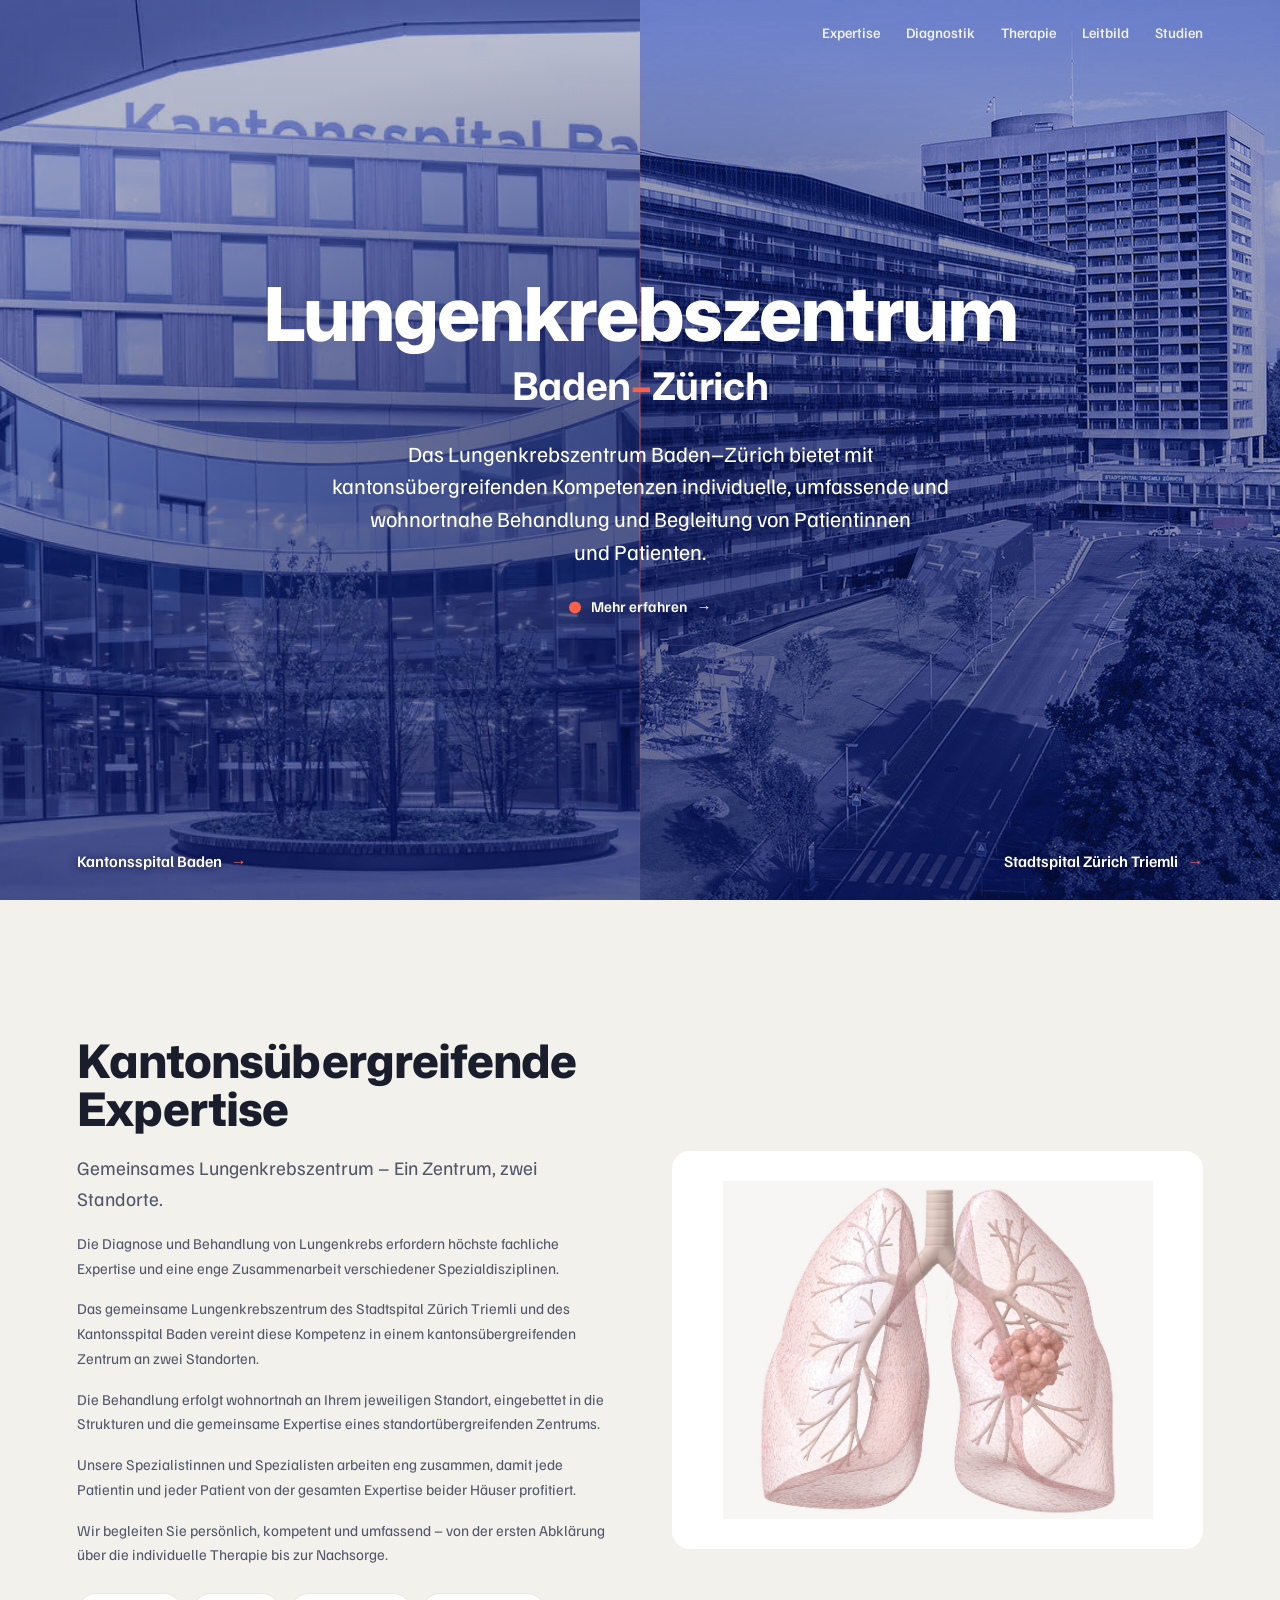
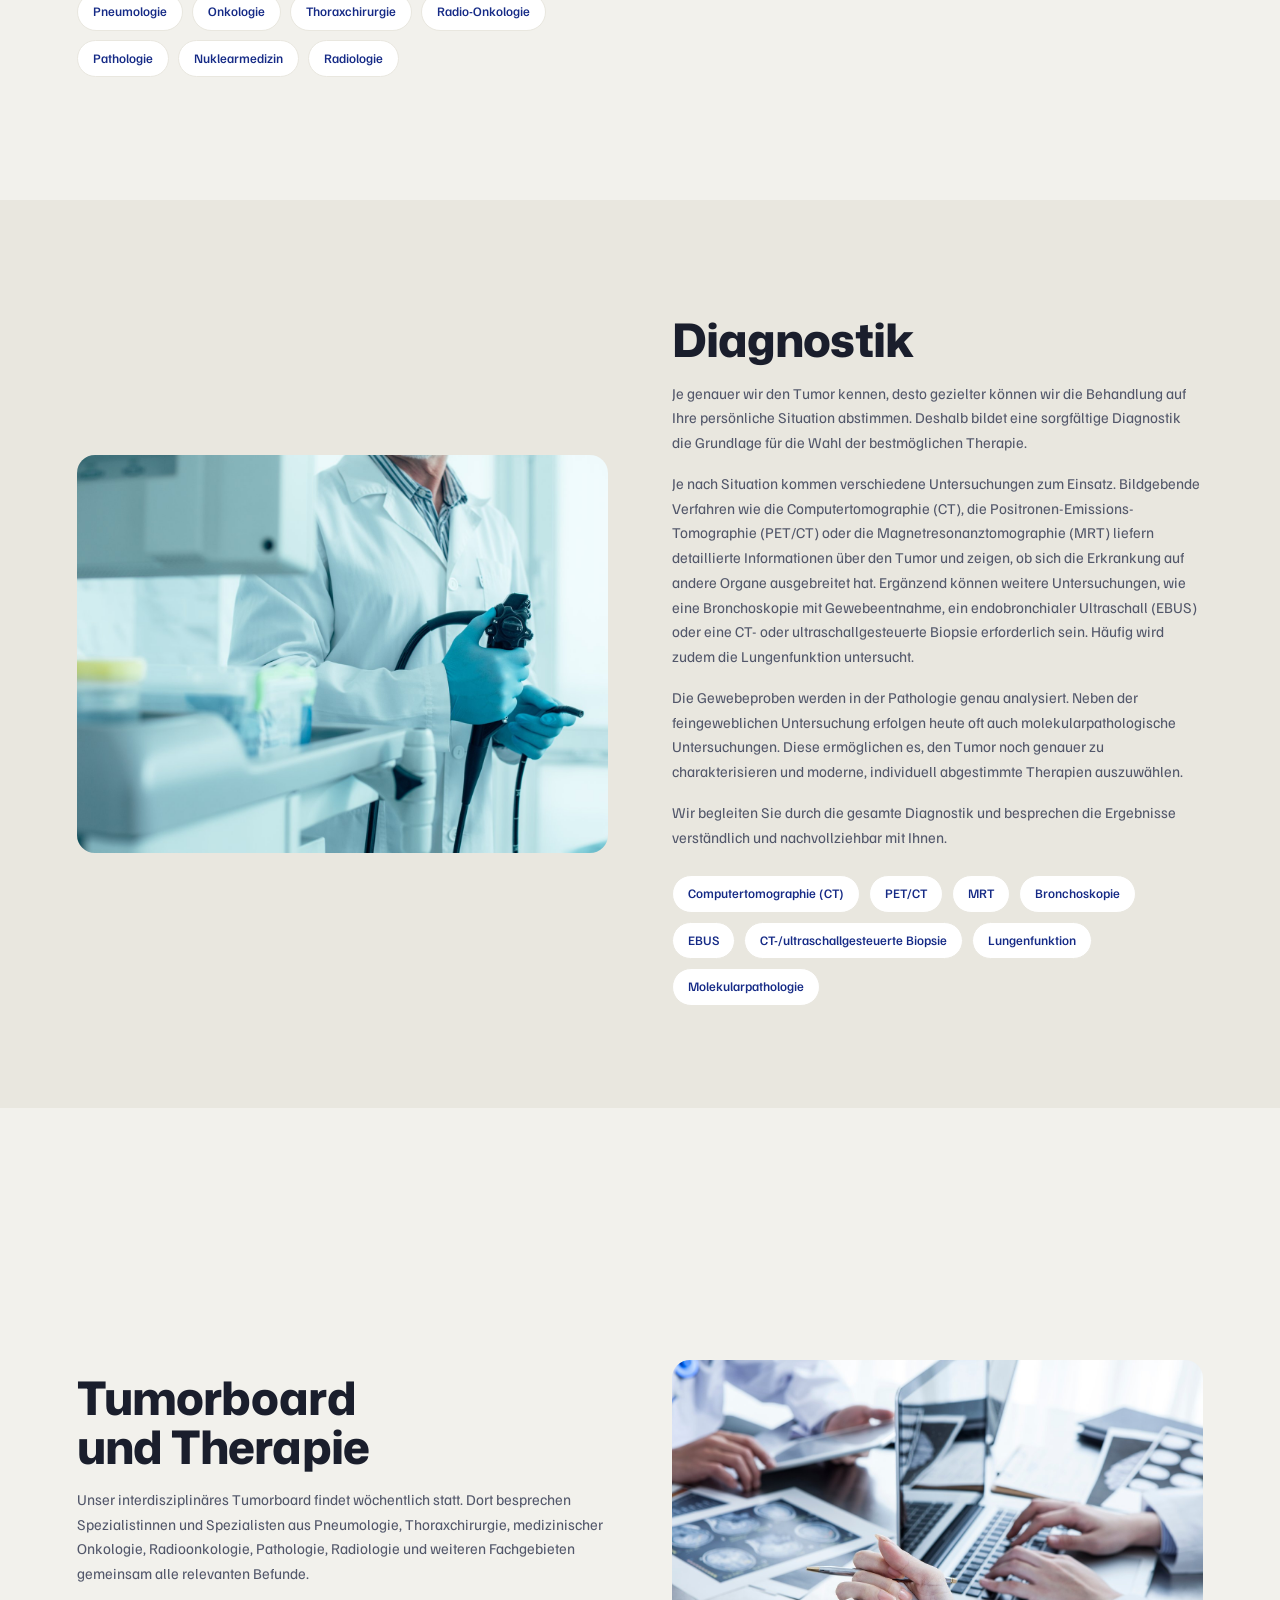
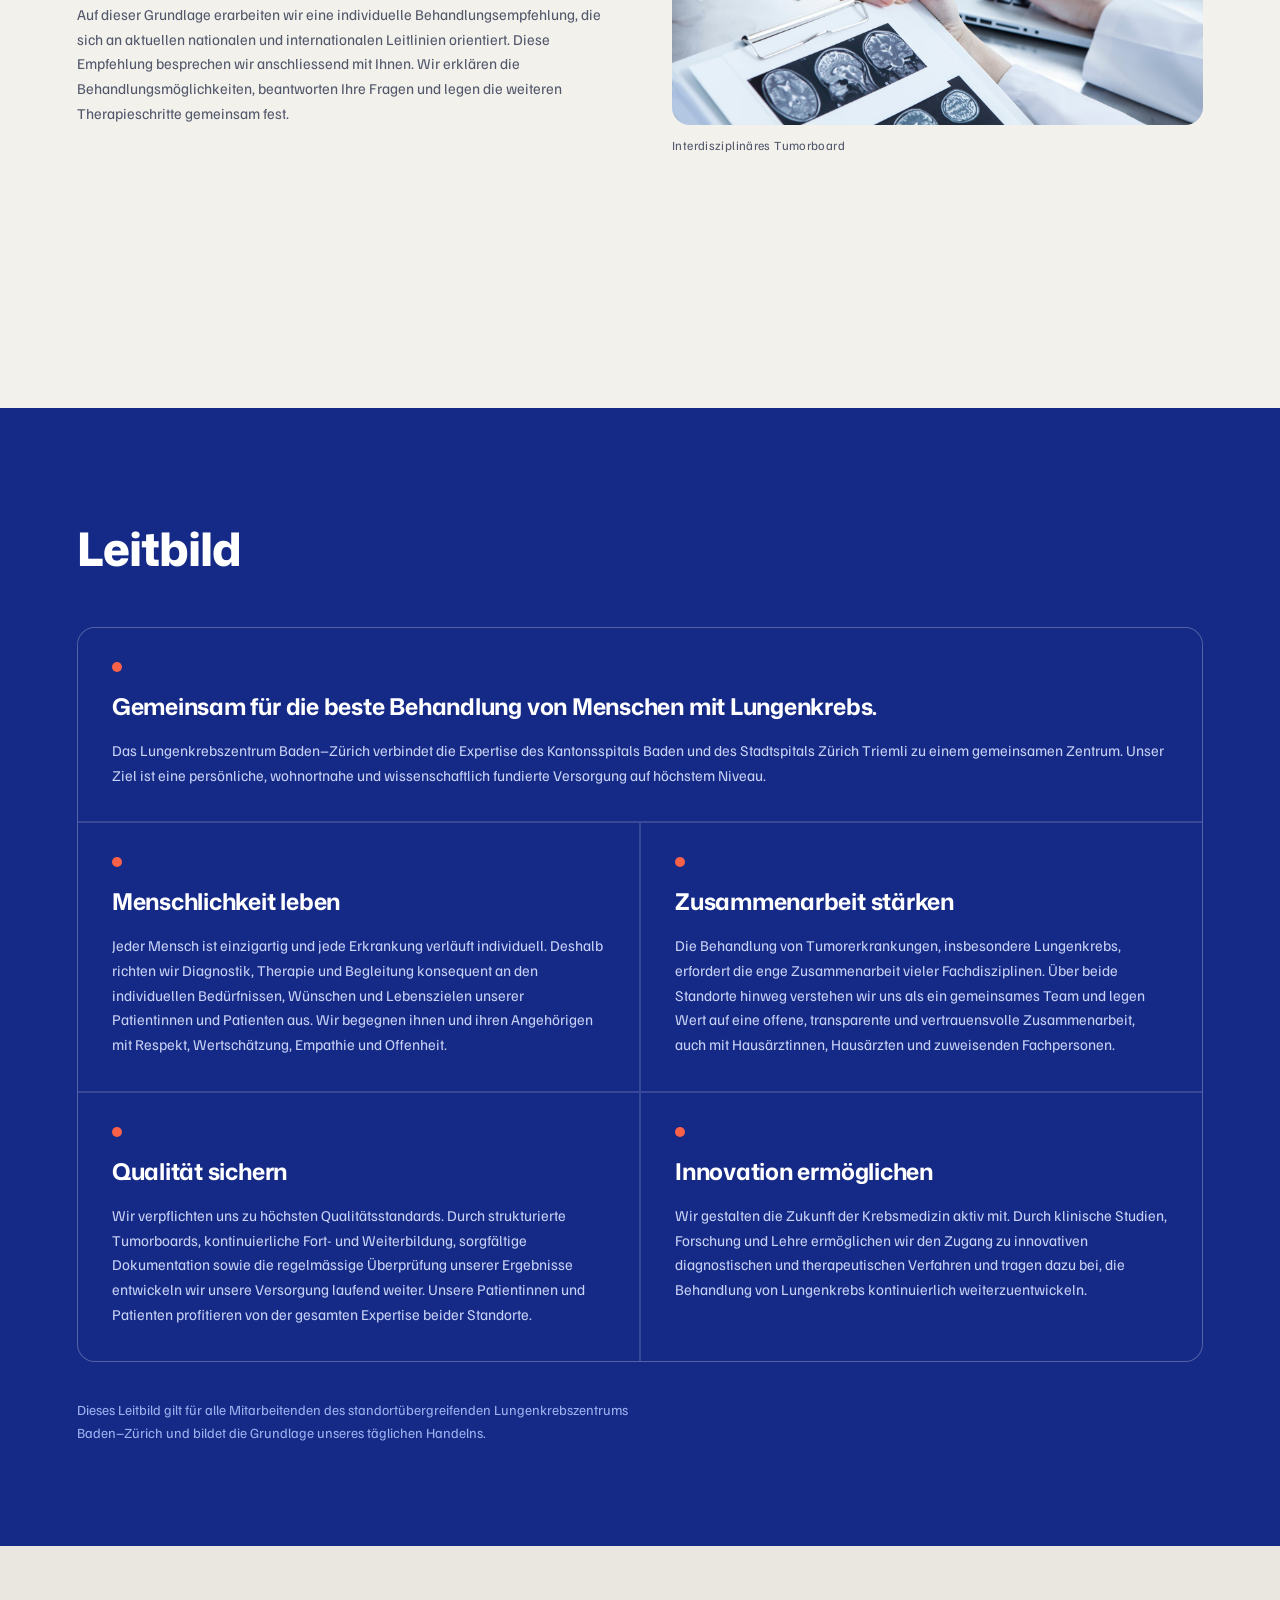
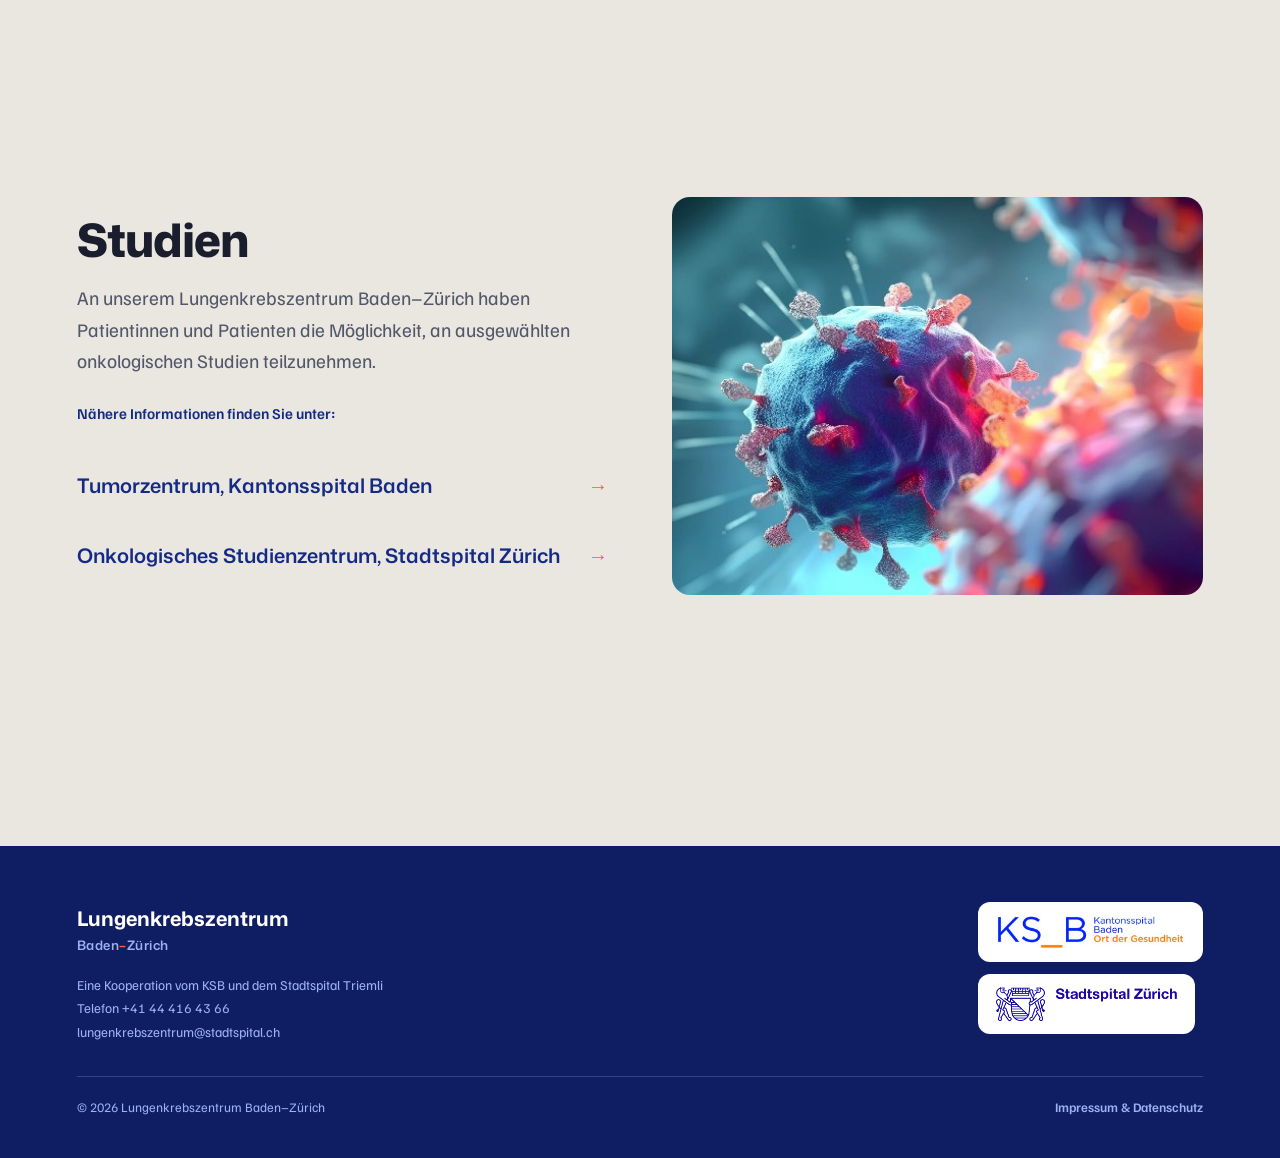
<file: index.html>
<!DOCTYPE html>
<html lang="de">
<head>
<meta charset="UTF-8">
<meta name="viewport" content="width=device-width, initial-scale=1.0">
<title>Lungenkrebszentrum Baden–Zürich</title>
<link rel="icon" href="favicon.svg" type="image/svg+xml">
<link rel="icon" href="favicon-32.png" type="image/png" sizes="32x32">
<link rel="apple-touch-icon" href="favicon.png">
<meta name="description" content="Das Lungenkrebszentrum Baden–Zürich vereint die Expertise des Kantonsspitals Baden und des Stadtspitals Zürich Triemli. Kantonsübergreifende, wohnortnahe Behandlung von Lungenkrebs an zwei Standorten.">
<meta name="theme-color" content="#152A86">
<link rel="canonical" href="https://lungenkrebszentrum-baden-zuerich.ch/">
<meta property="og:type" content="website">
<meta property="og:site_name" content="Lungenkrebszentrum Baden–Zürich">
<meta property="og:locale" content="de_CH">
<meta property="og:title" content="Lungenkrebszentrum Baden–Zürich">
<meta property="og:description" content="Kantonsübergreifende, wohnortnahe Behandlung von Lungenkrebs – ein gemeinsames Zentrum des Kantonsspitals Baden und des Stadtspitals Zürich Triemli.">
<meta property="og:url" content="https://lungenkrebszentrum-baden-zuerich.ch/">
<meta property="og:image" content="https://lungenkrebszentrum-baden-zuerich.ch/assets/og-image.jpg">
<meta property="og:image:width" content="1200">
<meta property="og:image:height" content="630">
<meta name="twitter:card" content="summary_large_image">
<meta name="twitter:title" content="Lungenkrebszentrum Baden–Zürich">
<meta name="twitter:description" content="Kantonsübergreifende, wohnortnahe Behandlung von Lungenkrebs – ein gemeinsames Zentrum des Kantonsspitals Baden und des Stadtspitals Zürich Triemli.">
<meta name="twitter:image" content="https://lungenkrebszentrum-baden-zuerich.ch/assets/og-image.jpg">
<link rel="stylesheet" href="css/styles.css">
<style>
  /* Hero — cinematic merge */
  .hero{position:relative;isolation:isolate;background:#0F1E63;color:#fff;min-height:100vh;display:flex;flex-direction:row;padding:0;overflow:hidden;}
  .hero-half{position:absolute;top:0;bottom:0;width:50%;z-index:1;background-size:cover;background-position:center;}
  .hero-half.hl{left:0;background-image:url('assets/hero_KSB.webp');}
  .hero-half.hr{right:0;background-image:url('assets/hero_stadtspital.jpg');}
  .hero-tint{position:absolute;inset:0;z-index:2;pointer-events:none;background:#1b2f8a;mix-blend-mode:color;opacity:.8;}
  .hero-ovl{position:absolute;inset:0;z-index:3;pointer-events:none;background:linear-gradient(180deg,rgba(13,24,80,.26) 0%,rgba(9,17,72,.6) 100%),radial-gradient(68% 56% at 50% 48%,rgba(9,17,72,.42),rgba(9,17,72,0) 76%);}
  .hero-seam{position:absolute;left:50%;top:0;bottom:0;width:2px;z-index:4;transform:translateX(-50%);pointer-events:none;background:linear-gradient(to bottom,rgba(251,96,72,0) 0%,rgba(251,96,72,.4) 50%,rgba(251,96,72,0) 100%);}
  .hero-inner{position:absolute;z-index:5;left:0;right:0;top:50%;transform:translateY(-50%);text-align:center;padding:0 var(--mx);pointer-events:none;}
  .hero-logo .ll{font-size:clamp(34px,6vw,74px);line-height:.92;}
  .hero-logo .lc{font-size:clamp(20px,3vw,38px);}
  .hero-tag{margin:20px auto 0;max-width:55ch;color:#fff;font-size:clamp(17px,1.7vw,22px);line-height:1.5;}
  .hero-more{display:inline-flex;align-items:center;gap:10px;margin-top:26px;color:#fff;font-family:var(--fb);font-weight:600;font-size:15px;text-decoration:none;pointer-events:auto;}
  .hero-more .dot{width:12px;height:12px;border-radius:50%;background:var(--coral);transform-origin:center;animation:coralBreath 3.1s ease-in-out infinite;}
  .hero-more .arrow{transition:transform .25s cubic-bezier(.22,1,.36,1);}
  .hero-more:hover .arrow{transform:translateX(4px);}
  .hh-label{position:absolute;bottom:26px;z-index:6;display:inline-flex;align-items:center;gap:9px;font-family:var(--fb);font-size:16px;font-weight:600;color:#fff;text-decoration:none;text-shadow:0 1px 10px rgba(9,17,72,.9);}
  .hh-label.l{left:var(--mx);}
  .hh-label.r{right:var(--mx);}
  .hh-label .arrow{color:var(--coral);transition:transform .25s cubic-bezier(.22,1,.36,1);}
  .hh-label:hover .arrow{transform:translateX(4px);}
  @media(max-width:760px){
    .hero-half{width:100%;height:50%;}
    .hero-half.hl{top:0;bottom:auto;}
    .hero-half.hr{bottom:0;top:auto;}
    .hero-seam{top:50%;bottom:auto;left:0;right:0;width:auto;height:2px;transform:translateY(-50%);background:linear-gradient(to right,rgba(251,96,72,0) 0%,rgba(251,96,72,.4) 50%,rgba(251,96,72,0) 100%);}
    .hero-inner{padding:0 16px;}
    .hero-logo .ll{font-size:36px;}
    .hero-logo .lc{font-size:24px;}
    .hh-label{font-size:14px;}
    .hh-label.l{top:18px;bottom:auto;}
    .hh-label.r{right:auto;left:var(--mx);bottom:18px;}
  }
  .vh{position:absolute!important;width:1px;height:1px;padding:0;margin:-1px;overflow:hidden;clip:rect(0,0,0,0);white-space:nowrap;border:0;}
</style>
<script type="application/ld+json">
{
  "@context":"https://schema.org",
  "@type":"MedicalOrganization",
  "name":"Lungenkrebszentrum Baden–Zürich",
  "url":"https://lungenkrebszentrum-baden-zuerich.ch/",
  "description":"Kantonsübergreifendes Zentrum für die Diagnose und Behandlung von Lungenkrebs – eine Kooperation des Kantonsspitals Baden und des Stadtspitals Zürich Triemli.",
  "medicalSpecialty":"Oncology",
  "telephone":"+41 44 416 43 66",
  "email":"lungenkrebszentrum@stadtspital.ch",
  "location":[
    {"@type":"Place","name":"Kantonsspital Baden","address":{"@type":"PostalAddress","streetAddress":"Im Ergel 1","postalCode":"5404","addressLocality":"Baden","addressCountry":"CH"}},
    {"@type":"Place","name":"Stadtspital Zürich Triemli","address":{"@type":"PostalAddress","streetAddress":"Birmensdorferstrasse 497","postalCode":"8063","addressLocality":"Zürich","addressCountry":"CH"}}
  ]
}
</script>
</head>
<body>

<header id="hdr">
  <a class="brand" href="#top" aria-label="Lungenkrebszentrum Baden–Zürich, Startseite">
    <span class="bn">Lungenkrebszentrum</span>
    <span class="bc">Baden<span class="sl">–</span>Zürich</span>
  </a>
  <nav aria-label="Hauptnavigation">
    <a class="nl" href="#expertise">Expertise</a>
    <a class="nl" href="#diagnostik">Diagnostik</a>
    <a class="nl" href="#therapie">Therapie</a>
    <a class="nl" href="#leitbild">Leitbild</a>
    <a class="nl" href="#studien">Studien</a>
  </nav>
  <button class="menu-btn" aria-label="Menü öffnen" aria-expanded="false">≡</button>
</header>

<a id="top"></a>
<section class="hero" aria-label="Startseite">
  <div class="hero-half hl" aria-hidden="true"></div>
  <div class="hero-half hr" aria-hidden="true"></div>
  <div class="hero-tint" aria-hidden="true"></div>
  <div class="hero-ovl" aria-hidden="true"></div>
  <span class="hero-seam" aria-hidden="true"></span>
  <a class="hh-label l" href="https://www.kantonsspitalbaden.ch/kompetenzbereiche/lungenkrebszentrum" target="_blank" rel="noopener">Kantonsspital Baden <span class="arrow" aria-hidden="true">→</span></a>
  <a class="hh-label r" href="https://www.stadt-zuerich.ch/stadtspital/de/ueber-uns/fachbereiche/lungenkrebszentrum.html" target="_blank" rel="noopener">Stadtspital Zürich Triemli <span class="arrow" aria-hidden="true">→</span></a>
  <div class="hero-inner">
    <h1 class="vh">Lungenkrebszentrum Baden–Zürich – kantonsübergreifendes Zentrum für die Behandlung von Lungenkrebs</h1>
    <div class="hero-logo">
      <span class="ll">Lungenkrebszentrum</span>
      <span class="lc">Baden<span class="sl">–</span>Zürich</span>
    </div>
    <p class="hero-tag">Das Lungenkrebszentrum Baden–Zürich bietet mit kantonsübergreifenden Kompetenzen individuelle, umfassende und wohnortnahe Behandlung und Begleitung von Patientinnen und&nbsp;Patienten.</p>
    <a class="hero-more" href="#expertise"><span class="dot" aria-hidden="true"></span>Mehr erfahren <span class="arrow" aria-hidden="true">→</span></a>
  </div>
</section>

<section id="expertise">
  <div class="wrap split">
    <div class="reveal">
      <h2>Kantonsübergreifende Expertise</h2>
      <p class="lead">Gemeinsames Lungenkrebszentrum – Ein Zentrum, zwei Standorte.</p>
      <div class="body-copy">
        <p>Die Diagnose und Behandlung von Lungenkrebs erfordern höchste fachliche Expertise und eine enge Zusammenarbeit verschiedener Spezialdisziplinen.</p>
        <p>Das gemeinsame Lungenkrebszentrum des Stadtspital Zürich Triemli und des Kantonsspital Baden vereint diese Kompetenz in einem kantonsübergreifenden Zentrum an zwei Standorten.</p>
        <p>Die Behandlung erfolgt wohnortnah an Ihrem jeweiligen Standort, eingebettet in die Strukturen und die gemeinsame Expertise eines standortübergreifenden Zentrums.</p>
        <p>Unsere Spezialistinnen und Spezialisten arbeiten eng zusammen, damit jede Patientin und jeder Patient von der gesamten Expertise beider Häuser profitiert.</p>
        <p>Wir begleiten Sie persönlich, kompetent und umfassend – von der ersten Abklärung über die individuelle Therapie bis zur Nachsorge.</p>
      </div>
      <div class="tags" aria-label="Beteiligte Fachdisziplinen">
        <span class="tag">Pneumologie</span><span class="tag">Onkologie</span><span class="tag">Thoraxchirurgie</span><span class="tag">Radio-Onkologie</span><span class="tag">Pathologie</span><span class="tag">Nuklearmedizin</span><span class="tag">Radiologie</span>
      </div>
    </div>
    <div class="reveal">
      <div class="media contain" style="aspect-ratio:4/3;">
        <img src="assets/expertise.png" alt="Anatomische Darstellung der Lunge" loading="lazy">
      </div>
    </div>
  </div>
</section>

<section id="diagnostik" style="background:var(--paper-2);">
  <div class="wrap split">
    <div class="reveal" style="order:2;">
      <h2>Diagnostik</h2>
      <div class="body-copy">
        <p>Je genauer wir den Tumor kennen, desto gezielter können wir die Behandlung auf Ihre persönliche Situation abstimmen. Deshalb bildet eine sorgfältige Diagnostik die Grundlage für die Wahl der bestmöglichen Therapie.</p>
        <p>Je nach Situation kommen verschiedene Untersuchungen zum Einsatz. Bildgebende Verfahren wie die Computertomographie (CT), die Positronen-Emissions-Tomographie (PET/CT) oder die Magnetresonanztomographie (MRT) liefern detaillierte Informationen über den Tumor und zeigen, ob sich die Erkrankung auf andere Organe ausgebreitet hat. Ergänzend können weitere Untersuchungen, wie eine Bronchoskopie mit Gewebeentnahme, ein endobronchialer Ultraschall (EBUS) oder eine CT- oder ultraschallgesteuerte Biopsie erforderlich sein. Häufig wird zudem die Lungenfunktion untersucht.</p>
        <p>Die Gewebeproben werden in der Pathologie genau analysiert. Neben der feingeweblichen Untersuchung erfolgen heute oft auch molekularpathologische Untersuchungen. Diese ermöglichen es, den Tumor noch genauer zu charakterisieren und moderne, individuell abgestimmte Therapien auszuwählen.</p>
        <p>Wir begleiten Sie durch die gesamte Diagnostik und besprechen die Ergebnisse verständlich und nachvollziehbar mit Ihnen.</p>
      </div>
      <div class="tags">
        <span class="tag">Computertomographie (CT)</span><span class="tag">PET/CT</span><span class="tag">MRT</span><span class="tag">Bronchoskopie</span><span class="tag">EBUS</span><span class="tag">CT-/ultraschallgesteuerte Biopsie</span><span class="tag">Lungenfunktion</span><span class="tag">Molekularpathologie</span>
      </div>
    </div>
    <div class="reveal" style="order:1;">
      <div class="media" style="aspect-ratio:4/3;">
        <img src="assets/diagnostik.jpg" alt="Diagnostische Untersuchung im Lungenkrebszentrum" loading="lazy">
      </div>
    </div>
  </div>
</section>

<section id="therapie">
  <div class="wrap">
    <div class="split" style="align-items:start;">
      <div class="reveal">
          <h2>Tumorboard<br>und Therapie</h2>
        <div class="body-copy">
          <p>Unser interdisziplinäres Tumorboard findet wöchentlich statt. Dort besprechen Spezialistinnen und Spezialisten aus Pneumologie, Thoraxchirurgie, medizinischer Onkologie, Radioonkologie, Pathologie, Radiologie und weiteren Fachgebieten gemeinsam alle relevanten Befunde.</p>
          <p>Auf dieser Grundlage erarbeiten wir eine individuelle Behandlungsempfehlung, die sich an aktuellen nationalen und internationalen Leitlinien orientiert. Diese Empfehlung besprechen wir anschliessend mit Ihnen. Wir erklären die Behandlungsmöglichkeiten, beantworten Ihre Fragen und legen die weiteren Therapieschritte gemeinsam fest.</p>
        </div>
      </div>
      <div class="reveal">
        <div class="media" style="aspect-ratio:16/11;">
          <img src="assets/therapie.jpg" alt="Interdisziplinäres Tumorboard im Lungenkrebszentrum" loading="lazy">
        </div>
        <p class="figcap">Interdisziplinäres Tumorboard</p>
      </div>
    </div>
  </div>
</section>

<section id="leitbild" class="leitbild">
  <div class="breath" aria-hidden="true">
    <span class="b-circle" style="width:560px;height:560px;left:-120px;top:-120px;--dur:26s;--dx:16px;--dy:14px;"></span>
    <span class="b-circle" style="width:420px;height:420px;right:-80px;bottom:-120px;--dur:22s;--dx:-14px;--dy:-12px;animation-delay:-4s;"></span>
  </div>
  <div class="wrap">
    <div class="leitbild-head reveal">
      <h2>Leitbild</h2>
    </div>
    <div class="values">
      <div class="value value-intro reveal" style="grid-column:1 / -1;">
        <span class="vmark" aria-hidden="true"></span>
        <h3>Gemeinsam für die beste Behandlung von Menschen mit Lungenkrebs.</h3>
        <p>Das Lungenkrebszentrum Baden–Zürich verbindet die Expertise des Kantonsspitals Baden und des Stadtspitals Zürich Triemli zu einem gemeinsamen Zentrum. Unser Ziel ist eine persönliche, wohnortnahe und wissenschaftlich fundierte Versorgung auf höchstem Niveau.</p>
      </div>
      <div class="value reveal"><span class="vmark" aria-hidden="true"></span><h3>Menschlichkeit leben</h3><p>Jeder Mensch ist einzigartig und jede Erkrankung verläuft individuell. Deshalb richten wir Diagnostik, Therapie und Begleitung konsequent an den individuellen Bedürfnissen, Wünschen und Lebenszielen unserer Patientinnen und Patienten aus. Wir begegnen ihnen und ihren Angehörigen mit Respekt, Wertschätzung, Empathie und Offenheit.</p></div>
      <div class="value reveal"><span class="vmark" aria-hidden="true"></span><h3>Zusammenarbeit stärken</h3><p>Die Behandlung von Tumorerkrankungen, insbesondere Lungenkrebs, erfordert die enge Zusammenarbeit vieler Fachdisziplinen. Über beide Standorte hinweg verstehen wir uns als ein gemeinsames Team und legen Wert auf eine offene, transparente und vertrauensvolle Zusammenarbeit, auch mit Hausärztinnen, Hausärzten und zuweisenden Fachpersonen.</p></div>
      <div class="value reveal"><span class="vmark" aria-hidden="true"></span><h3>Qualität sichern</h3><p>Wir verpflichten uns zu höchsten Qualitätsstandards. Durch strukturierte Tumorboards, kontinuierliche Fort- und Weiterbildung, sorgfältige Dokumentation sowie die regelmässige Überprüfung unserer Ergebnisse entwickeln wir unsere Versorgung laufend weiter. Unsere Patientinnen und Patienten profitieren von der gesamten Expertise beider Standorte.</p></div>
      <div class="value reveal"><span class="vmark" aria-hidden="true"></span><h3>Innovation ermöglichen</h3><p>Wir gestalten die Zukunft der Krebsmedizin aktiv mit. Durch klinische Studien, Forschung und Lehre ermöglichen wir den Zugang zu innovativen diagnostischen und therapeutischen Verfahren und tragen dazu bei, die Behandlung von Lungenkrebs kontinuierlich weiterzuentwickeln.</p></div>
    </div>
    <p class="leitbild-foot reveal">Dieses Leitbild gilt für alle Mitarbeitenden des standortübergreifenden Lungenkrebszentrums Baden–Zürich und bildet die Grundlage unseres täglichen Handelns.</p>
  </div>
</section>

<section id="studien" style="background:var(--paper-2);">
  <div class="wrap split">
    <div class="reveal">
      <h2>Studien</h2>
      <p class="lead">An unserem Lungenkrebszentrum Baden–Zürich haben Patientinnen und Patienten die Möglichkeit, an ausgewählten onkologischen Studien teilzunehmen.</p>
      <p style="font-weight:600;color:var(--blue);margin-top:24px;">Nähere Informationen finden Sie unter:</p>
      <div class="studien-links">
        <a href="https://www.kantonsspitalbaden.ch/kompetenzbereiche/tumorzentrum" target="_blank" rel="noopener">Tumorzentrum, Kantonsspital Baden <span class="arrow">→</span></a>
        <a href="https://www.stadt-zuerich.ch/stadtspital/de/ueber-uns/fachbereiche/tumorzentrum/onkologisches-studienzentrum.html" target="_blank" rel="noopener">Onkologisches Studienzentrum, Stadtspital Zürich <span class="arrow">→</span></a>
      </div>
    </div>
    <div class="reveal">
      <div class="media" style="aspect-ratio:4/3;">
        <img src="assets/studien.jpg" alt="Onkologische Forschung im Lungenkrebszentrum" loading="lazy">
      </div>
    </div>
  </div>
</section>

<footer>
  <div class="wrap">
    <div class="foot-main">
      <div class="foot-brandcol">
        <div class="foot-brand">
          <div class="bn">Lungenkrebszentrum</div>
          <div class="bc">Baden<span class="sl">–</span>Zürich</div>
        </div>
        <p class="foot-brand-contact">Eine Kooperation vom KSB und dem Stadtspital Triemli<br>Telefon <a href="tel:+41444164366">+41 44 416 43 66</a><br><a href="mailto:lungenkrebszentrum@stadtspital.ch">lungenkrebszentrum@stadtspital.ch</a></p>
      </div>
      <div class="foot-logos">
        <a class="hp" href="https://www.kantonsspitalbaden.ch" target="_blank" rel="noopener"><img src="assets/logo-ksb.jpg" alt="Kantonsspital Baden"></a>
        <a class="hp" href="https://www.stadt-zuerich.ch/stadtspital" target="_blank" rel="noopener"><img src="assets/logo-stz.png" alt="Stadtspital Zürich"></a>
      </div>
    </div>
    <div class="foot-meta">
      <span>© <span id="year">2026</span> Lungenkrebszentrum Baden–Zürich</span>
      <a class="foot-legal" href="impressum.html">Impressum &amp; Datenschutz</a>
    </div>
  </div>
</footer>

<script src="js/main.js"></script>
</body>
</html>
</file>
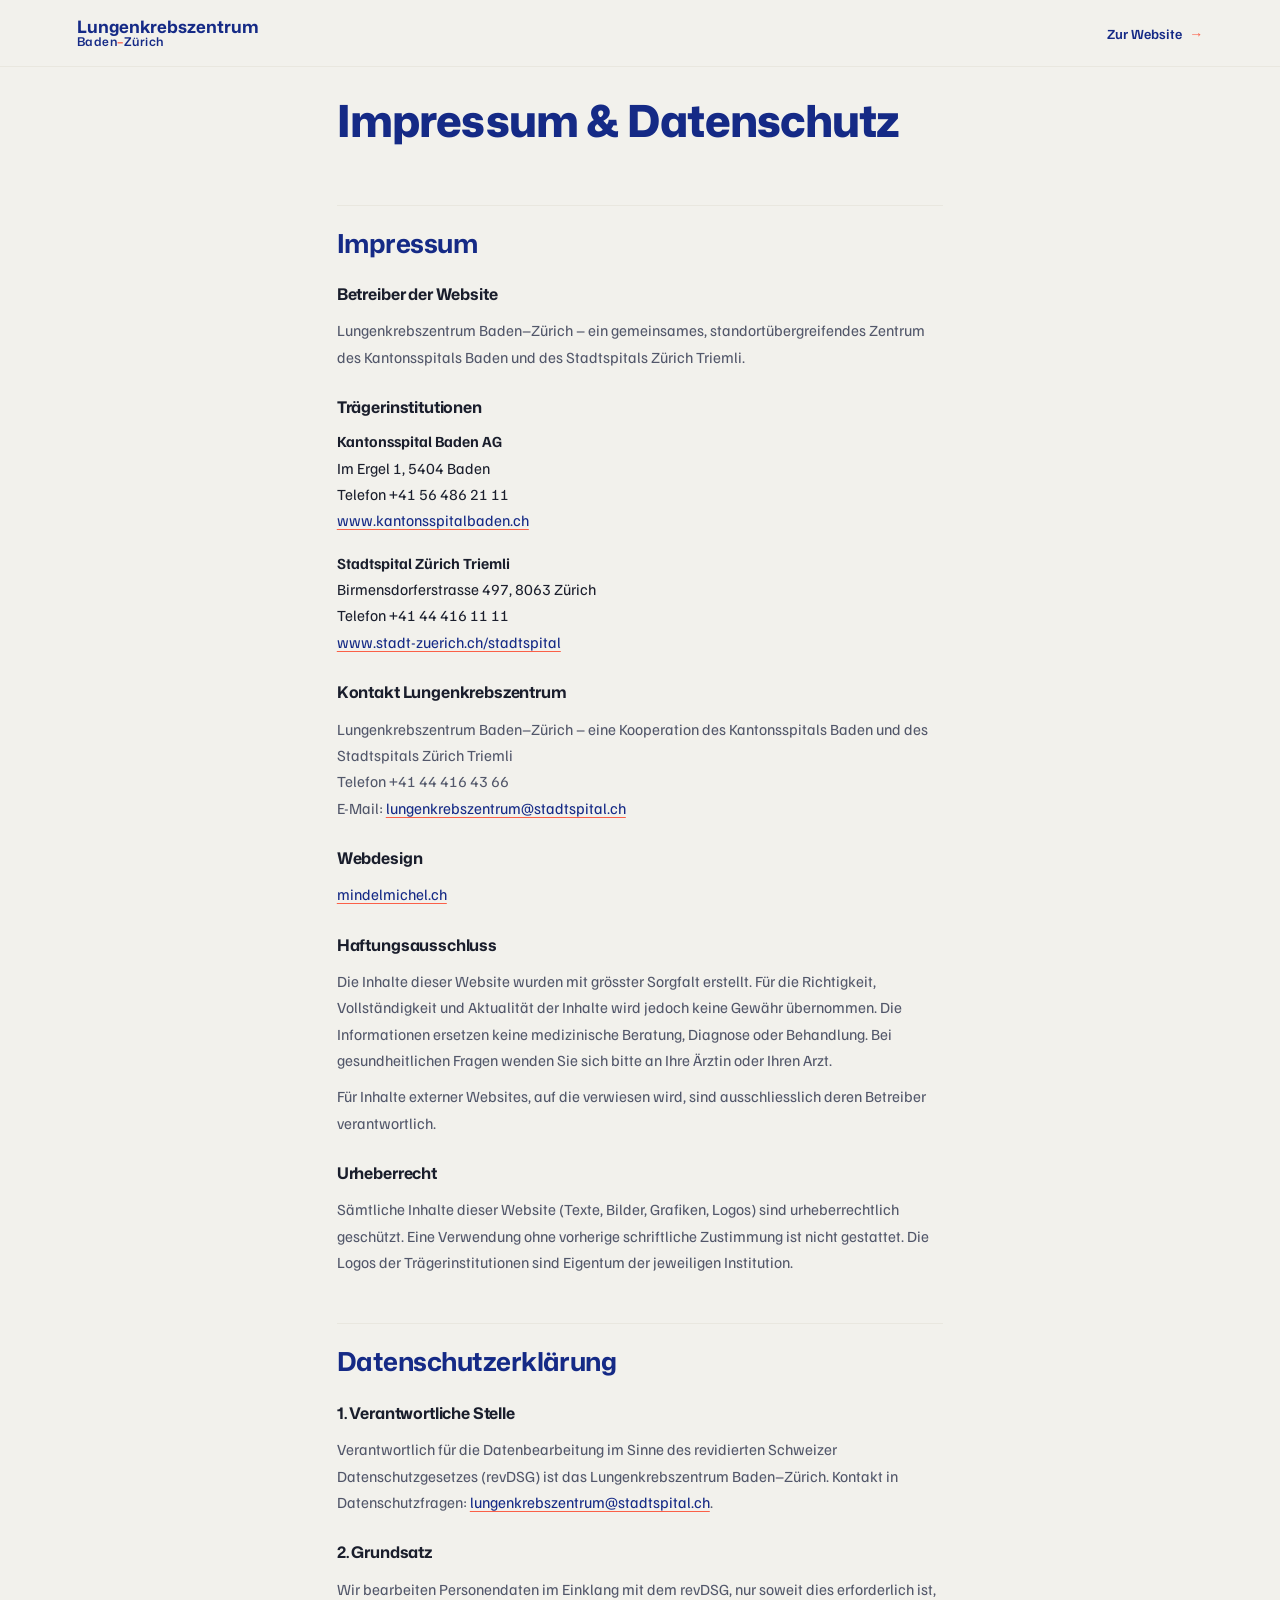
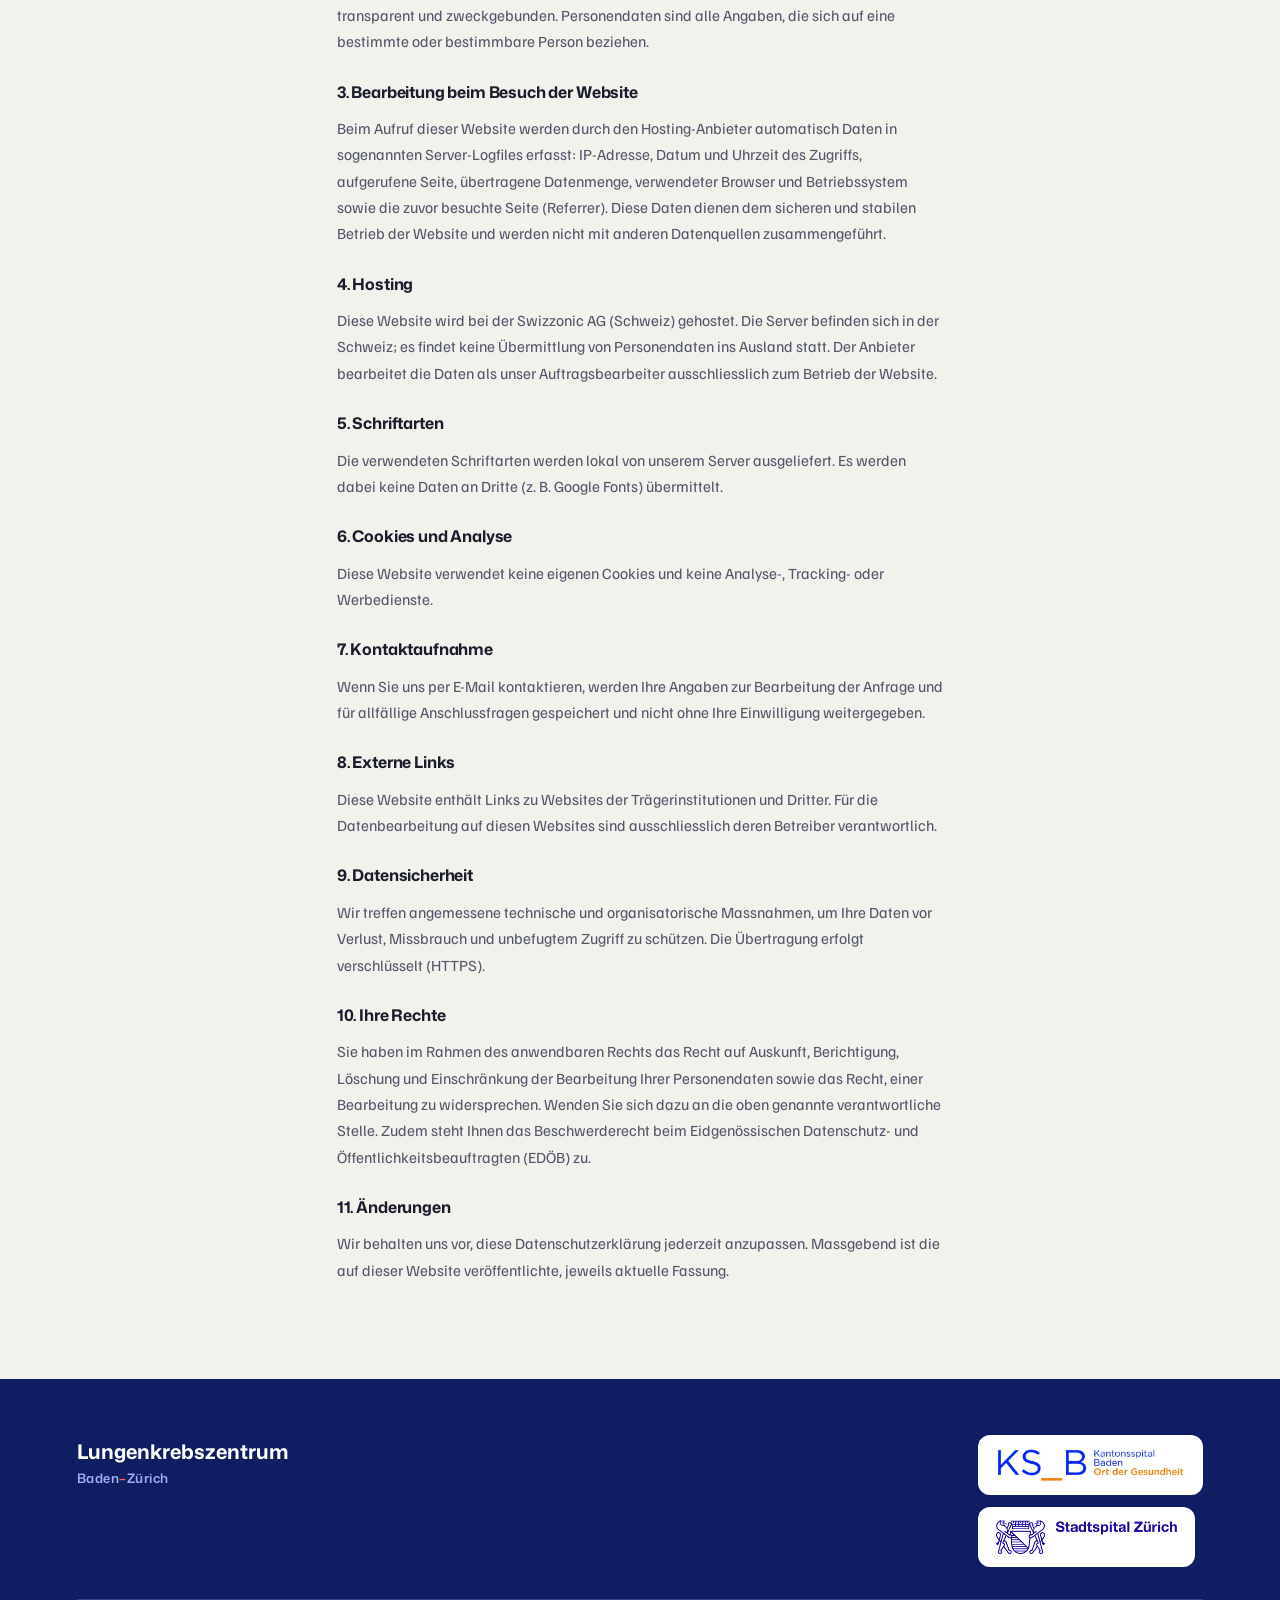
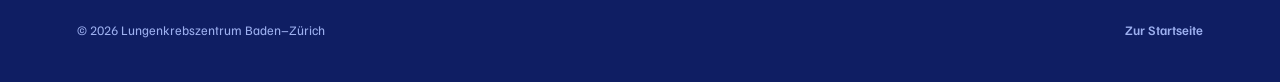
<file: impressum.html>
<!DOCTYPE html>
<html lang="de">
<head>
<meta charset="UTF-8">
<meta name="viewport" content="width=device-width, initial-scale=1.0">
<title>Impressum & Datenschutz | Lungenkrebszentrum Baden–Zürich</title>
<link rel="icon" href="favicon.svg" type="image/svg+xml">
<link rel="icon" href="favicon-32.png" type="image/png" sizes="32x32">
<link rel="apple-touch-icon" href="favicon.png">
<meta name="robots" content="noindex">
<meta name="theme-color" content="#152A86">
<link rel="canonical" href="https://lungenkrebszentrum-baden-zuerich.ch/impressum.html">
<link rel="stylesheet" href="css/styles.css">
<style>
  .legalbar{display:flex;align-items:center;justify-content:space-between;gap:20px;padding:18px var(--mx);background:var(--paper);border-bottom:1px solid var(--paper-2);}
  .legalbar .brand-static{font-family:var(--fd);text-decoration:none;line-height:1.05;}
  .legalbar .bn{display:block;font-weight:700;font-size:17px;color:var(--blue);}
  .legalbar .bc{display:block;font-weight:600;font-size:12px;color:var(--blue);letter-spacing:.5px;}
  .legalbar .sl{color:var(--coral);}
  .legalbar .back{font-family:var(--fb);font-size:14px;font-weight:600;color:var(--blue);text-decoration:none;display:inline-flex;gap:7px;}
  .legalbar .back .arrow{color:var(--coral);}
  .legal{max-width:760px;margin:0 auto;padding:clamp(40px,7vw,84px) var(--mx) clamp(50px,8vw,96px);}
  .legal-note{background:var(--paper-2);border-radius:var(--border-radius-md,8px);padding:14px 18px;font-family:var(--fb);font-size:13.5px;color:var(--ink-soft);margin-bottom:36px;}
  .legal h1{font-family:var(--fd);font-weight:800;font-size:clamp(28px,4.4vw,44px);letter-spacing:-0.02em;color:var(--blue);}
  .legal h2{font-family:var(--fd);font-weight:700;font-size:clamp(20px,2.6vw,26px);color:var(--blue);margin:48px 0 6px;padding-top:24px;border-top:1px solid var(--paper-2);}
  .legal h3{font-family:var(--fd);font-weight:700;font-size:16px;color:var(--ink);margin:24px 0 4px;}
  .legal p{font-size:15.5px;color:var(--ink-soft);margin-top:10px;line-height:1.7;}
  .legal address{font-style:normal;font-size:15.5px;color:var(--ink);line-height:1.7;margin-top:8px;}
  .legal a{color:var(--blue);text-decoration:underline;text-decoration-color:var(--coral);text-underline-offset:3px;}
  .legal .ph{color:var(--coral);font-weight:600;}
  .legal .stand{margin-top:36px;font-size:13.5px;color:var(--ink-soft);}
</style>
</head>
<body>

<header class="legalbar">
  <a class="brand-static" href="index.html" aria-label="Zur Startseite">
    <span class="bn">Lungenkrebszentrum</span>
    <span class="bc">Baden<span class="sl">–</span>Zürich</span>
  </a>
  <a class="back" href="index.html">Zur Website <span class="arrow" aria-hidden="true">→</span></a>
</header>

<main class="legal">
  <h1>Impressum & Datenschutz</h1>

  <h2>Impressum</h2>

  <h3>Betreiber der Website</h3>
  <p>Lungenkrebszentrum Baden–Zürich – ein gemeinsames, standortübergreifendes Zentrum des Kantonsspitals Baden und des Stadtspitals Zürich Triemli.</p>

  <h3>Trägerinstitutionen</h3>
  <address>
    <strong>Kantonsspital Baden AG</strong><br>
    Im Ergel 1, 5404 Baden<br>
    Telefon +41 56 486 21 11<br>
    <a href="https://www.kantonsspitalbaden.ch" target="_blank" rel="noopener">www.kantonsspitalbaden.ch</a>
  </address>
  <address style="margin-top:16px;">
    <strong>Stadtspital Zürich Triemli</strong><br>
    Birmensdorferstrasse 497, 8063 Zürich<br>
    Telefon +41 44 416 11 11<br>
    <a href="https://www.stadt-zuerich.ch/stadtspital" target="_blank" rel="noopener">www.stadt-zuerich.ch/stadtspital</a>
  </address>

  <h3>Kontakt Lungenkrebszentrum</h3>
  <p>Lungenkrebszentrum Baden–Zürich – eine Kooperation des Kantonsspitals Baden und des Stadtspitals Zürich Triemli<br>
  Telefon +41 44 416 43 66<br>
  E-Mail: <a href="mailto:lungenkrebszentrum@stadtspital.ch">lungenkrebszentrum@stadtspital.ch</a></p>

  <h3>Webdesign</h3>
  <p><a href="https://mindelmichel.ch" target="_blank" rel="noopener">mindelmichel.ch</a></p>

  <h3>Haftungsausschluss</h3>
  <p>Die Inhalte dieser Website wurden mit grösster Sorgfalt erstellt. Für die Richtigkeit, Vollständigkeit und Aktualität der Inhalte wird jedoch keine Gewähr übernommen. Die Informationen ersetzen keine medizinische Beratung, Diagnose oder Behandlung. Bei gesundheitlichen Fragen wenden Sie sich bitte an Ihre Ärztin oder Ihren Arzt.</p>
  <p>Für Inhalte externer Websites, auf die verwiesen wird, sind ausschliesslich deren Betreiber verantwortlich.</p>

  <h3>Urheberrecht</h3>
  <p>Sämtliche Inhalte dieser Website (Texte, Bilder, Grafiken, Logos) sind urheberrechtlich geschützt. Eine Verwendung ohne vorherige schriftliche Zustimmung ist nicht gestattet. Die Logos der Trägerinstitutionen sind Eigentum der jeweiligen Institution.</p>

  <h2>Datenschutzerklärung</h2>

  <h3>1. Verantwortliche Stelle</h3>
  <p>Verantwortlich für die Datenbearbeitung im Sinne des revidierten Schweizer Datenschutzgesetzes (revDSG) ist das Lungenkrebszentrum Baden–Zürich. Kontakt in Datenschutzfragen: <a href="mailto:lungenkrebszentrum@stadtspital.ch">lungenkrebszentrum@stadtspital.ch</a>.</p>

  <h3>2. Grundsatz</h3>
  <p>Wir bearbeiten Personendaten im Einklang mit dem revDSG, nur soweit dies erforderlich ist, transparent und zweckgebunden. Personendaten sind alle Angaben, die sich auf eine bestimmte oder bestimmbare Person beziehen.</p>

  <h3>3. Bearbeitung beim Besuch der Website</h3>
  <p>Beim Aufruf dieser Website werden durch den Hosting-Anbieter automatisch Daten in sogenannten Server-Logfiles erfasst: IP-Adresse, Datum und Uhrzeit des Zugriffs, aufgerufene Seite, übertragene Datenmenge, verwendeter Browser und Betriebssystem sowie die zuvor besuchte Seite (Referrer). Diese Daten dienen dem sicheren und stabilen Betrieb der Website und werden nicht mit anderen Datenquellen zusammengeführt.</p>

  <h3>4. Hosting</h3>
  <p>Diese Website wird bei der Swizzonic AG (Schweiz) gehostet. Die Server befinden sich in der Schweiz; es findet keine Übermittlung von Personendaten ins Ausland statt. Der Anbieter bearbeitet die Daten als unser Auftragsbearbeiter ausschliesslich zum Betrieb der Website.</p>

  <h3>5. Schriftarten</h3>
  <p>Die verwendeten Schriftarten werden lokal von unserem Server ausgeliefert. Es werden dabei keine Daten an Dritte (z. B. Google Fonts) übermittelt.</p>

  <h3>6. Cookies und Analyse</h3>
  <p>Diese Website verwendet keine eigenen Cookies und keine Analyse-, Tracking- oder Werbedienste.</p>

  <h3>7. Kontaktaufnahme</h3>
  <p>Wenn Sie uns per E-Mail kontaktieren, werden Ihre Angaben zur Bearbeitung der Anfrage und für allfällige Anschlussfragen gespeichert und nicht ohne Ihre Einwilligung weitergegeben.</p>

  <h3>8. Externe Links</h3>
  <p>Diese Website enthält Links zu Websites der Trägerinstitutionen und Dritter. Für die Datenbearbeitung auf diesen Websites sind ausschliesslich deren Betreiber verantwortlich.</p>

  <h3>9. Datensicherheit</h3>
  <p>Wir treffen angemessene technische und organisatorische Massnahmen, um Ihre Daten vor Verlust, Missbrauch und unbefugtem Zugriff zu schützen. Die Übertragung erfolgt verschlüsselt (HTTPS).</p>

  <h3>10. Ihre Rechte</h3>
  <p>Sie haben im Rahmen des anwendbaren Rechts das Recht auf Auskunft, Berichtigung, Löschung und Einschränkung der Bearbeitung Ihrer Personendaten sowie das Recht, einer Bearbeitung zu widersprechen. Wenden Sie sich dazu an die oben genannte verantwortliche Stelle. Zudem steht Ihnen das Beschwerderecht beim Eidgenössischen Datenschutz- und Öffentlichkeitsbeauftragten (EDÖB) zu.</p>

  <h3>11. Änderungen</h3>
  <p>Wir behalten uns vor, diese Datenschutzerklärung jederzeit anzupassen. Massgebend ist die auf dieser Website veröffentlichte, jeweils aktuelle Fassung.</p>
</main>

<footer>
  <div class="wrap">
    <div class="foot-main">
      <div class="foot-brand">
        <div class="bn">Lungenkrebszentrum</div>
        <div class="bc">Baden<span class="sl">–</span>Zürich</div>
      </div>
      <div class="foot-logos">
        <a class="hp" href="https://www.kantonsspitalbaden.ch" target="_blank" rel="noopener"><img src="assets/logo-ksb.jpg" alt="Kantonsspital Baden"></a>
        <a class="hp" href="https://www.stadt-zuerich.ch/stadtspital" target="_blank" rel="noopener"><img src="assets/logo-stz.png" alt="Stadtspital Zürich"></a>
      </div>
    </div>
    <div class="foot-meta">
      <span>© <span id="year">2026</span> Lungenkrebszentrum Baden–Zürich</span>
      <a class="foot-legal" href="index.html">Zur Startseite</a>
    </div>
  </div>
</footer>

<script>var y=document.getElementById('year');if(y)y.textContent=new Date().getFullYear();</script>
</body>
</html>
</file>
<file: css/styles.css>
/* Selbstgehostete Schriften (keine Übermittlung an Google) */
@font-face{font-family:'Mona Sans';font-style:normal;font-display:swap;font-weight:200 900;src:url('../fonts/mona-sans-latin.woff2') format('woff2');unicode-range:U+0000-00FF,U+0131,U+0152-0153,U+02BB-02BC,U+02C6,U+02DA,U+02DC,U+0304,U+0308,U+0329,U+2000-206F,U+20AC,U+2122,U+2191,U+2193,U+2212,U+2215,U+FEFF,U+FFFD;}
@font-face{font-family:'Mona Sans';font-style:normal;font-display:swap;font-weight:200 900;src:url('../fonts/mona-sans-latin-ext.woff2') format('woff2');unicode-range:U+0100-02BA,U+02BD-02C5,U+02C7-02CC,U+02CE-02D7,U+02DD-02FF,U+0304,U+0308,U+0329,U+1D00-1DBF,U+1E00-1E9F,U+1EF2-1EFF,U+2020,U+20A0-20AB,U+20AD-20C0,U+2113,U+2C60-2C7F,U+A720-A7FF;}
@font-face{font-family:'Familjen Grotesk';font-style:normal;font-display:swap;font-weight:400 700;src:url('../fonts/familjen-grotesk-latin.woff2') format('woff2');unicode-range:U+0000-00FF,U+0131,U+0152-0153,U+02BB-02BC,U+02C6,U+02DA,U+02DC,U+0304,U+0308,U+0329,U+2000-206F,U+20AC,U+2122,U+2191,U+2193,U+2212,U+2215,U+FEFF,U+FFFD;}
@font-face{font-family:'Familjen Grotesk';font-style:normal;font-display:swap;font-weight:400 700;src:url('../fonts/familjen-grotesk-latin-ext.woff2') format('woff2');unicode-range:U+0100-02BA,U+02BD-02C5,U+02C7-02CC,U+02CE-02D7,U+02DD-02FF,U+0304,U+0308,U+0329,U+1D00-1DBF,U+1E00-1E9F,U+1EF2-1EFF,U+2020,U+20A0-20AB,U+20AD-20C0,U+2113,U+2C60-2C7F,U+A720-A7FF;}
:root{
  --blue:#152A86; --blue-deep:#0F1E63; --sky:#9DB0F0; --sky-soft:#C7D1F5;
  --coral:#FB6048; --paper:#F2F1EC; --paper-2:#E9E7DF; --card:#FAF9F5;
  --ink:#1A1E2C; --ink-soft:#52576A;
  --fd:'Mona Sans',sans-serif; --fb:'Familjen Grotesk',sans-serif;
  --mx:clamp(20px,6vw,110px); --maxw:1180px;
}
*{box-sizing:border-box;margin:0;padding:0;}
html{scroll-behavior:smooth;}
body{font-family:var(--fb);background:var(--paper);color:var(--ink);line-height:1.65;-webkit-font-smoothing:antialiased;overflow-x:hidden;}
a{color:inherit;}
img{display:block;max-width:100%;}
.wrap{max-width:var(--maxw);margin:0 auto;}
section{padding:clamp(56px,8vw,110px) var(--mx);min-height:100vh;display:flex;flex-direction:column;justify-content:center;}
.eyebrow{font-family:var(--fb);font-size:12px;font-weight:600;letter-spacing:3px;text-transform:uppercase;color:var(--coral);}
.sectmark{width:12px;height:12px;border-radius:50%;background:var(--coral);display:block;margin-bottom:20px;transform-origin:center;animation:coralBreath 3.1s ease-in-out infinite;}
h2{font-family:var(--fd);font-weight:800;font-size:clamp(28px,4.4vw,46px);letter-spacing:-0.02em;line-height:1.05;margin-top:14px;}
h3{font-family:var(--fd);font-weight:700;letter-spacing:-0.01em;}
p{font-size:clamp(15px,1.15vw,17px);}
.lead{font-size:clamp(17px,1.5vw,20px);color:var(--ink-soft);max-width:62ch;margin-top:18px;}
.body-copy p{color:var(--ink-soft);margin-top:16px;max-width:64ch;}
.btn{display:inline-flex;align-items:center;gap:9px;font-family:var(--fb);font-weight:600;font-size:15px;padding:13px 24px;border-radius:11px;text-decoration:none;border:none;cursor:pointer;transition:transform .25s cubic-bezier(.22,1,.36,1);}
.btn-coral{background:var(--coral);color:var(--blue);}
.btn-coral:hover{transform:translateY(-2px);}
.btn:focus-visible,a:focus-visible{outline:3px solid var(--sky);outline-offset:3px;border-radius:4px;}

/* HEADER */
header{position:fixed;top:0;left:0;right:0;z-index:50;padding:16px var(--mx);display:flex;align-items:center;justify-content:space-between;transition:background .3s,box-shadow .3s,padding .3s;}
header.solid{background:var(--paper);box-shadow:0 1px 0 var(--paper-2);padding:12px var(--mx);}
.brand{font-family:var(--fd);line-height:1;text-decoration:none;opacity:0;transform:translateY(-6px);transition:opacity .45s ease,transform .45s ease;pointer-events:none;}
header.solid .brand,header.open .brand{opacity:1;transform:none;pointer-events:auto;}
.brand .bn{font-weight:700;font-size:18px;letter-spacing:-0.01em;color:var(--blue);display:block;}
.brand .bc{font-weight:600;font-size:12.5px;letter-spacing:.5px;color:var(--blue);display:block;margin-top:3px;}
.brand .sl{color:var(--coral);font-weight:700;}
nav{display:flex;align-items:center;gap:26px;}
nav a.nl{position:relative;font-size:14.5px;font-weight:500;color:rgba(255,255,255,.9);text-decoration:none;transition:color .2s;}
nav a.nl::after{content:"";position:absolute;left:-13px;top:50%;width:6px;height:6px;border-radius:50%;background:var(--coral);transform:translateY(-50%) scale(0);transition:transform .25s cubic-bezier(.22,1,.36,1);}
nav a.nl:hover{color:#fff;}
nav a.nl:hover::after{transform:translateY(-50%) scale(1);}
header.solid nav a.nl{color:var(--ink-soft);}
header.solid nav a.nl:hover{color:var(--blue);}
.menu-btn{display:none;background:none;border:none;color:#fff;font-size:26px;cursor:pointer;line-height:1;}
header.solid .menu-btn,header.open .menu-btn{color:var(--blue);}
@media(max-width:900px){
  .menu-btn{display:block;}
  nav{display:none;position:absolute;top:100%;left:0;right:0;background:var(--paper);flex-direction:column;align-items:flex-start;gap:8px;padding:18px var(--mx) 24px;box-shadow:0 12px 24px rgba(15,30,99,.12);}
  header.open nav{display:flex;}
  header.open{background:var(--paper);}
  header.open nav a.nl{color:var(--ink-soft);font-size:16px;}
}

/* HERO — each page carries its own hero styles inline; shared bits only here */
@keyframes coralBreath{0%,100%{transform:scale(1);}50%{transform:scale(1.16);}}
@keyframes seamBreath{0%,100%{opacity:.55;}50%{opacity:1;}}
.hero-logo .ll{display:block;font-family:var(--fd);font-weight:800;letter-spacing:-0.03em;color:#fff;}
.hero-logo .lc{display:block;font-family:var(--fd);font-weight:700;letter-spacing:-0.01em;color:#fff;margin-top:8px;}
.hero-logo .sl{color:var(--coral);}
.hero-eyebrow{font-family:var(--fb);font-size:12px;font-weight:600;letter-spacing:3px;text-transform:uppercase;color:var(--coral);}

/* SPLIT */
.split{display:grid;grid-template-columns:1fr 1fr;gap:clamp(30px,5vw,72px);align-items:center;}
@media(max-width:820px){.split{grid-template-columns:1fr;}}
.media{border-radius:18px;overflow:hidden;background:var(--paper-2);}
.media img{width:100%;height:100%;object-fit:cover;}
.media.contain{background:#fff;display:flex;align-items:center;justify-content:center;padding:30px;}
.media.contain img{object-fit:contain;}
.figcap{font-size:12.5px;color:var(--ink-soft);margin-top:10px;letter-spacing:.03em;}
.tags{display:flex;flex-wrap:wrap;gap:9px;margin-top:26px;}
.tag{font-size:13px;font-weight:500;color:var(--blue);background:#fff;border:1px solid var(--paper-2);border-radius:999px;padding:7px 15px;}

/* THERAPIE */
.therapien{display:grid;grid-template-columns:repeat(3,1fr);margin-top:24px;border-top:1.5px solid var(--paper-2);border-bottom:1.5px solid var(--paper-2);}
.therapie{padding:26px 10px;display:flex;align-items:center;gap:14px;border-left:1px solid var(--paper-2);}
.therapie:first-child{border-left:none;}
.tmark{width:11px;height:11px;border-radius:50%;background:var(--coral);flex:none;transform-origin:center;animation:coralBreath 3.1s ease-in-out infinite;}
.therapie h3{font-size:21px;color:var(--blue);}
.lead-in{margin-top:30px;font-weight:600;color:var(--blue);font-size:clamp(16px,1.3vw,18px);}
.note-immun{margin-top:24px;font-size:15px;color:var(--ink-soft);max-width:66ch;}
@media(max-width:760px){.therapien{grid-template-columns:1fr;}.therapie{border-left:none;border-top:1px solid var(--paper-2);}.therapie:first-child{border-top:none;}}

/* LEITBILD */
.leitbild{background:var(--blue);color:#fff;position:relative;overflow:hidden;}
.leitbild .breath{opacity:.8;}
.leitbild-head{position:relative;z-index:2;max-width:64ch;}
.leitbild-claim{font-family:var(--fd);font-weight:800;font-size:clamp(24px,3.4vw,38px);letter-spacing:-0.02em;line-height:1.08;margin-top:14px;}
.leitbild .lead{color:#fff;}
.leitbild-intro{color:var(--sky-soft);margin-top:16px;font-size:clamp(15px,1.15vw,17px);}
.values{position:relative;z-index:2;display:grid;grid-template-columns:1fr 1fr;gap:2px;margin-top:54px;background:rgba(255,255,255,.14);border:1px solid rgba(255,255,255,.14);border-radius:18px;overflow:hidden;}
@media(max-width:760px){.values{grid-template-columns:1fr;}}
.value{background:var(--blue);padding:34px;}
.vmark{width:10px;height:10px;border-radius:50%;background:var(--coral);display:block;transform-origin:center;animation:coralBreath 3.1s ease-in-out infinite;}
.value h3{font-size:23px;color:#fff;margin-top:16px;}
.value p{color:var(--sky-soft);font-size:15px;margin-top:12px;}
.leitbild-foot{position:relative;z-index:2;color:var(--sky);font-size:14px;margin-top:36px;max-width:74ch;}

/* STUDIEN */
.studien-links{display:flex;flex-direction:column;gap:0;margin-top:24px;}
.studien-links a{font-family:var(--fd);font-weight:600;font-size:clamp(16px,1.7vw,20px);color:var(--blue);text-decoration:none;display:flex;align-items:center;justify-content:space-between;gap:20px;border-top:1px solid var(--paper-2);padding:18px 0;transition:padding-left .25s;}
.studien-links a:last-child{border-bottom:1px solid var(--paper-2);}
.studien-links a:hover{padding-left:10px;}
.studien-links a .arrow{color:var(--coral);}

/* FOOTER */
footer{background:var(--blue-deep);color:var(--sky);padding:56px var(--mx) 40px;}
.foot-main{display:grid;grid-template-columns:1fr auto;gap:clamp(30px,5vw,60px);align-items:start;}
.foot-brand .bn{font-family:var(--fd);font-weight:700;font-size:20px;color:#fff;}
.foot-brand .bc{font-family:var(--fd);font-weight:600;font-size:13px;color:var(--sky);letter-spacing:.5px;}
.foot-brand .sl{color:var(--coral);}
.foot-brand-contact{font-size:13.5px;color:var(--sky);line-height:1.75;margin-top:16px;max-width:42ch;}
.foot-brand-contact a{color:var(--sky);text-decoration:none;}
.foot-brand-contact a:hover{color:#fff;text-decoration:underline;text-decoration-color:var(--coral);text-underline-offset:3px;}
.fc-col h4{font-family:var(--fd);font-weight:700;font-size:15px;color:#fff;margin-bottom:8px;}
.fc-col p{font-size:13.5px;color:var(--sky);line-height:1.75;}
.fc-col a{color:var(--sky);text-decoration:none;}
.fc-col a:hover{color:#fff;text-decoration:underline;text-decoration-color:var(--coral);text-underline-offset:3px;}
.foot-logos{display:flex;flex-direction:column;gap:12px;align-items:flex-start;}
.foot-logos .hp{height:60px;background:#fff;border-radius:12px;padding:12px 18px;display:flex;align-items:center;text-decoration:none;}
.foot-logos .hp img{max-height:34px;width:auto;}
@media(max-width:760px){.foot-main{grid-template-columns:1fr;gap:30px;}}
.foot-meta{margin-top:32px;padding-top:20px;border-top:1px solid rgba(255,255,255,.16);font-size:13px;color:var(--sky);display:flex;justify-content:space-between;gap:16px;flex-wrap:wrap;}
.foot-legal{color:var(--sky);text-decoration:none;font-weight:600;}
.foot-legal:hover{color:#fff;}

/* MOTION */
.reveal{opacity:0;transform:translateY(22px);transition:opacity .8s cubic-bezier(.22,1,.36,1),transform .8s cubic-bezier(.22,1,.36,1);}
.reveal.in{opacity:1;transform:none;}
.hero-inner>*{opacity:0;animation:heroIn .9s cubic-bezier(.22,1,.36,1) forwards;}
.hero-inner>*:nth-child(1){animation-delay:.05s;}
.hero-inner>*:nth-child(2){animation-delay:.16s;}
.hero-inner>*:nth-child(3){animation-delay:.30s;}
.hero-inner>*:nth-child(4){animation-delay:.44s;}
.hero-inner>*:nth-child(5){animation-delay:.56s;}
@keyframes heroIn{from{opacity:0;transform:translateY(22px);}to{opacity:1;transform:none;}}
@media(prefers-reduced-motion:reduce){
  .b-circle,.sectmark,.tmark,.vmark{animation:none!important;}
  .hero-inner>*{opacity:1;animation:none;}
  .reveal{opacity:1;transform:none;transition:none;}
  html{scroll-behavior:auto;}
}
</file>
